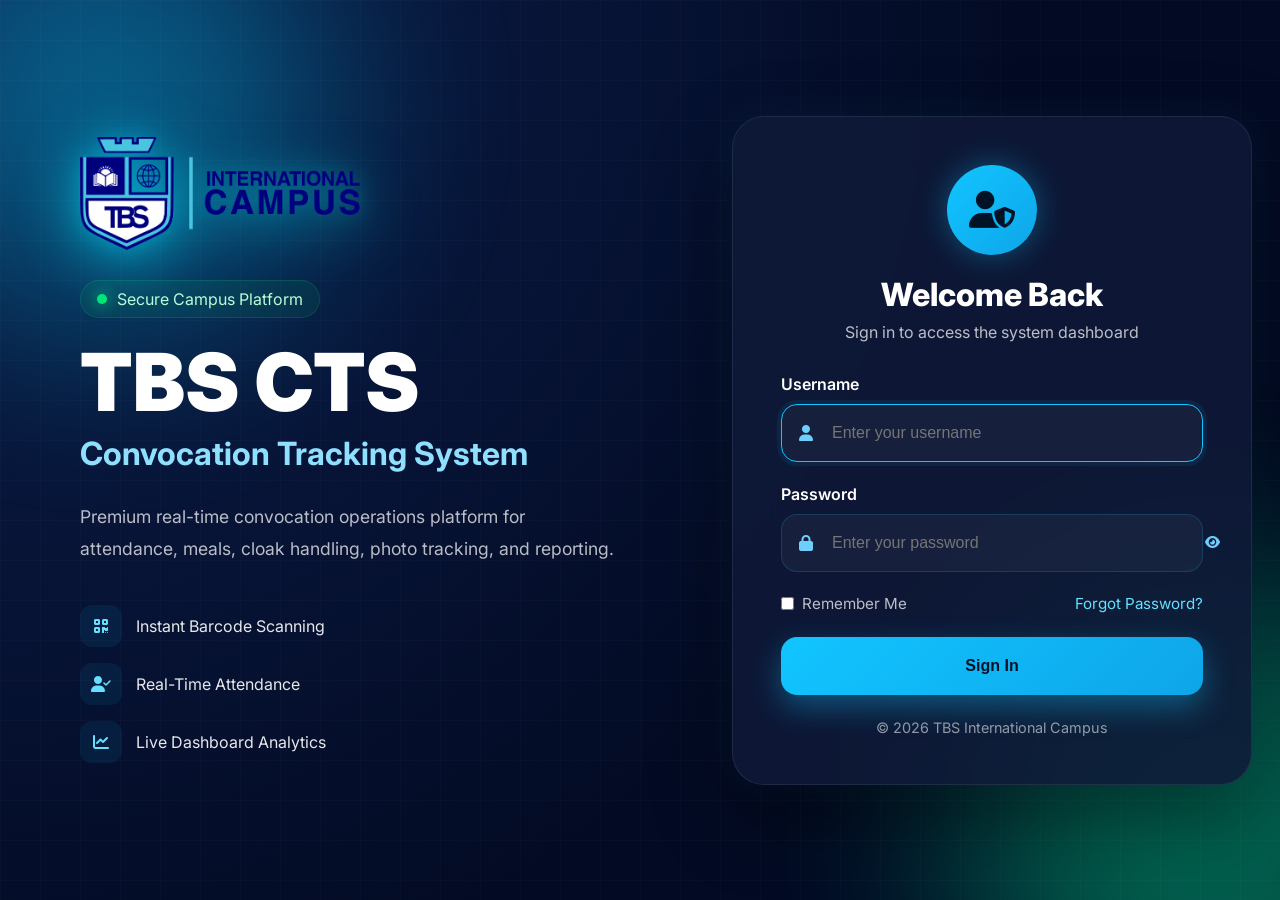
<file: login.html>
<!DOCTYPE html>
<html lang="en">
<head>
  <meta charset="UTF-8" />
  <meta name="viewport" content="width=device-width, initial-scale=1.0" />

  <title>TBS CTS Login</title>

  <!-- Google Font -->
  <link rel="preconnect" href="https://fonts.googleapis.com">
  <link rel="preconnect" href="https://fonts.gstatic.com" crossorigin>
  <link href="https://fonts.googleapis.com/css2?family=Inter:wght@400;500;600;700;800;900&display=swap" rel="stylesheet">

  <!-- Font Awesome -->
  <link rel="stylesheet"
        href="https://cdnjs.cloudflare.com/ajax/libs/font-awesome/6.5.2/css/all.min.css">

  <!-- Your CSS -->
  <link rel="stylesheet" href="login.css">
</head>
<body>

  <!-- Background Effects -->
  <div class="bg-orb orb-1"></div>
  <div class="bg-orb orb-2"></div>
  <div class="bg-grid"></div>

  <div class="login-page">

    <!-- Left Brand Panel -->
    <div class="brand-panel">

     <div class="brand-logo">
       <img src="images/Logo.png" alt="TBS International Campus Logo">
     </div>

      <div class="brand-badge">
        <span class="pulse-dot"></span>
        <span>Secure Campus Platform</span>
      </div>

      <h1>TBS CTS</h1>
      <div class="subtitle">Convocation Tracking System</div>

      <p class="description">
        Premium real-time convocation operations platform for attendance,
        meals, cloak handling, photo tracking, and reporting.
      </p>

      <div class="feature-list">
        <div class="feature-item">
          <i class="fas fa-qrcode"></i>
          <span>Instant Barcode Scanning</span>
        </div>
        <div class="feature-item">
          <i class="fas fa-user-check"></i>
          <span>Real-Time Attendance</span>
        </div>
        <div class="feature-item">
          <i class="fas fa-chart-line"></i>
          <span>Live Dashboard Analytics</span>
        </div>
      </div>
    </div>

    <!-- Login Card -->
    <div class="login-card">
      <div class="card-header">
        <div class="logo-circle">
          <i class="fas fa-user-shield"></i>
        </div>
        <h2>Welcome Back</h2>
        <p>Sign in to access the system dashboard</p>
      </div>

      <form id="loginForm" novalidate>

        <div class="input-group">
          <label>Username</label>
          <div class="input-wrapper">
            <i class="fas fa-user"></i>
            <input
              type="text"
              id="username"
              placeholder="Enter your username"
              required
              autofocus
            />
          </div>
        </div>

        <div class="input-group">
          <label>Password</label>
          <div class="input-wrapper">
            <i class="fas fa-lock"></i>
            <input
              type="password"
              id="password"
              placeholder="Enter your password"
              required
            />
            <button type="button"
                    class="toggle-password"
                    id="togglePassword">
              <i class="fas fa-eye"></i>
            </button>
          </div>
        </div>

        <div class="form-options">
          <label class="remember-me">
            <input type="checkbox" id="rememberMe">
            <span>Remember Me</span>
          </label>
          <a href="#">Forgot Password?</a>
        </div>

        <button type="submit" class="login-btn" id="loginBtn">
          <span class="btn-text">Sign In</span>
          <span class="btn-loader"></span>
        </button>

      </form>

      <div class="footer-text">
        © 2026 TBS International Campus
      </div>
    </div>
  </div>

  <!-- Toast -->
  <div id="toast" class="toast"></div>

  <!-- Your JavaScript -->


  <script src="auth.js"></script>
  <script src="login.js"></script>




</body>
</html>
</file>
<file: login.css>
* {
  margin: 0;
  padding: 0;
  box-sizing: border-box;
}

:root {
  --bg: #030b24;
  --card: rgba(15, 26, 56, 0.88);
  --card-2: rgba(20, 35, 70, 0.95);
  --primary: #11c5ff;
  --primary-2: #00e5ff;
  --success: #00e676;
  --text: #ffffff;
  --muted: rgba(255,255,255,0.72);
  --border: rgba(255,255,255,0.08);
}

body {
  font-family: 'Inter', sans-serif;
  background: radial-gradient(circle at top left, #0c1f4d, #030b24 65%);
  color: var(--text);
  min-height: 100vh;
  overflow: hidden;
}

/* Background */
.bg-orb {
  position: fixed;
  border-radius: 50%;
  filter: blur(100px);
  opacity: 0.35;
  z-index: 0;
}

.orb-1 {
  width: 420px;
  height: 420px;
  background: #00d9ff;
  top: -100px;
  left: -100px;
}

.orb-2 {
  width: 500px;
  height: 500px;
  background: #00ff9d;
  right: -180px;
  bottom: -180px;
}

.bg-grid {
  position: fixed;
  inset: 0;
  background-image:
    linear-gradient(rgba(255,255,255,0.02) 1px, transparent 1px),
    linear-gradient(90deg, rgba(255,255,255,0.02) 1px, transparent 1px);
  background-size: 40px 40px;
  z-index: 0;
}

.login-page {
  position: relative;
  z-index: 1;
  min-height: 100vh;
  display: grid;
  grid-template-columns: 1.1fr 0.9fr;
}

/* Brand Panel */
.brand-panel {
  padding: 60px 80px;
  display: flex;
  flex-direction: column;
  justify-content: center;
}





/* ==========================================
   TBS Logo
========================================== */
.brand-logo {
  margin-bottom: 30px;
}

.brand-logo img {
  width: 280px;
  max-width: 100%;
  height: auto;
  display: block;

  /* Remove white background if PNG is transparent */
  filter:
    drop-shadow(0 10px 30px rgba(0, 229, 255, 0.50))
    drop-shadow(0 0 10px rgba(10, 229, 255, 0.30));

  transition: all 0.4s ease;
}

.brand-logo img:hover {
  transform: scale(1.03);
  filter:
    drop-shadow(0 15px 40px rgba(0, 229, 255, 0.30))
    drop-shadow(0 0 30px rgba(0, 229, 255, 0.20));
}








.brand-badge {
  display: inline-flex;
  align-items: center;
  gap: 10px;
  padding: 8px 16px;
  border-radius: 999px;
  background: rgba(0, 230, 118, 0.08);
  border: 1px solid rgba(0, 230, 118, 0.15);
  color: #b8ffd8;
  width: fit-content;
  margin-bottom: 24px;
}

.pulse-dot {
  width: 10px;
  height: 10px;
  border-radius: 50%;
  background: var(--success);
  box-shadow: 0 0 15px var(--success);
}




.brand-panel h1 {
  font-size: 5rem;
  font-weight: 900;
  line-height: 1;
}

.subtitle {
  font-size: 2rem;
  color: #8fdfff;
  margin-top: 12px;
  font-weight: 700;
}

.description {
  margin-top: 28px;
  max-width: 650px;
  color: var(--muted);
  line-height: 1.8;
  font-size: 1.1rem;
}




.feature-list {
  margin-top: 40px;
  display: grid;
  gap: 16px;
}

.feature-item {
  display: flex;
  align-items: center;
  gap: 14px;
  color: rgba(255,255,255,0.9);
}

.feature-item i {
  width: 42px;
  height: 42px;
  display: flex;
  align-items: center;
  justify-content: center;
  border-radius: 12px;
  background: rgba(17, 197, 255, 0.08);
  color: #67dfff;
}



/* Login Card */
.login-card {
  margin: auto;
  width: 100%;
  max-width: 520px;
  padding: 48px;
  border-radius: 32px;
  background: var(--card);
  backdrop-filter: blur(24px);
  border: 1px solid var(--border);
  box-shadow:
    0 30px 80px rgba(0,0,0,0.45),
    0 0 40px rgba(17,197,255,0.08);
}

.card-header {
  text-align: center;
  margin-bottom: 32px;
}

.logo-circle {
  width: 90px;
  height: 90px;
  margin: 0 auto 20px;
  border-radius: 50%;
  display: flex;
  align-items: center;
  justify-content: center;
  font-size: 2.3rem;
  background: linear-gradient(135deg, #11c5ff, #0ea5e9);
  color: #001326;
  box-shadow: 0 0 30px rgba(17,197,255,0.35);
}





.card-header h2 {
  font-size: 2rem;
  font-weight: 800;
}

.card-header p {
  color: var(--muted);
  margin-top: 8px;
}

.input-group {
  margin-bottom: 22px;
}

.input-group label {
  display: block;
  margin-bottom: 10px;
  font-weight: 600;
}

.input-wrapper {
  position: relative;
}




.input-wrapper i:first-child {
  position: absolute;
  left: 18px;
  top: 50%;
  transform: translateY(-50%);
  color: #6ecfff;
}

.input-wrapper input {
  width: 100%;
  height: 58px;
  border-radius: 16px;
  border: 1px solid rgba(17,197,255,0.18);
  background: rgba(255,255,255,0.04);
  color: #fff;
  padding: 0 52px 0 50px;
  font-size: 1rem;
  outline: none;
  transition: all 0.3s ease;
}

.input-wrapper input:focus {
  border-color: #11c5ff;
  box-shadow: 0 0 0 4px rgba(17,197,255,0.08);
}

.toggle-password {
  position: absolute;
  right: 16px;
  top: 50%;
  transform: translateY(-50%);
  border: none;
  background: none;
  color: #9ccfff;
  cursor: pointer;
}




.form-options {
  display: flex;
  justify-content: space-between;
  align-items: center;
  margin-bottom: 24px;
  font-size: 0.95rem;
}

.remember-me {
  display: flex;
  align-items: center;
  gap: 8px;
  color: var(--muted);
}

.form-options a {
  color: #67dfff;
  text-decoration: none;
}

.login-btn {
  width: 100%;
  height: 58px;
  border: none;
  border-radius: 16px;
  background: linear-gradient(135deg, #11c5ff, #0ea5e9);
  color: #001326;
  font-weight: 800;
  font-size: 1rem;
  cursor: pointer;
  transition: all 0.3s ease;
  box-shadow: 0 12px 30px rgba(17,197,255,0.35);
}

.login-btn:hover {
  transform: translateY(-2px);
}

.login-btn.loading .btn-text {
  display: none;
}

.login-btn.loading .btn-loader {
  display: inline-block;
}




.btn-loader {
  display: none;
  width: 22px;
  height: 22px;
  border: 3px solid rgba(0,0,0,0.2);
  border-top-color: #001326;
  border-radius: 50%;
  animation: spin 0.8s linear infinite;
}

@keyframes spin {
  to { transform: rotate(360deg); }
}

.footer-text {
  text-align: center;
  margin-top: 24px;
  color: rgba(255,255,255,0.55);
  font-size: 0.9rem;
}

/* Toast */
.toast {
  position: fixed;
  top: 24px;
  right: 24px;
  padding: 14px 20px;
  border-radius: 12px;
  color: white;
  font-weight: 600;
  opacity: 0;
  transform: translateY(-20px);
  transition: all 0.3s ease;
  z-index: 9999;
}

.toast.show {
  opacity: 1;
  transform: translateY(0);
}

.toast.success {
  background: #00c853;
}

.toast.error {
  background: #ff3b30;
}


/* Responsive */
@media (max-width: 1100px) {
  .login-page {
    grid-template-columns: 1fr;
  }

  .brand-panel {
    display: none;
  }

  .login-card {
    margin: 40px auto;
  }
}

@media (max-width: 600px) {
  .login-card {
    margin: 20px;
    padding: 32px 24px;
  }
}
</file>
